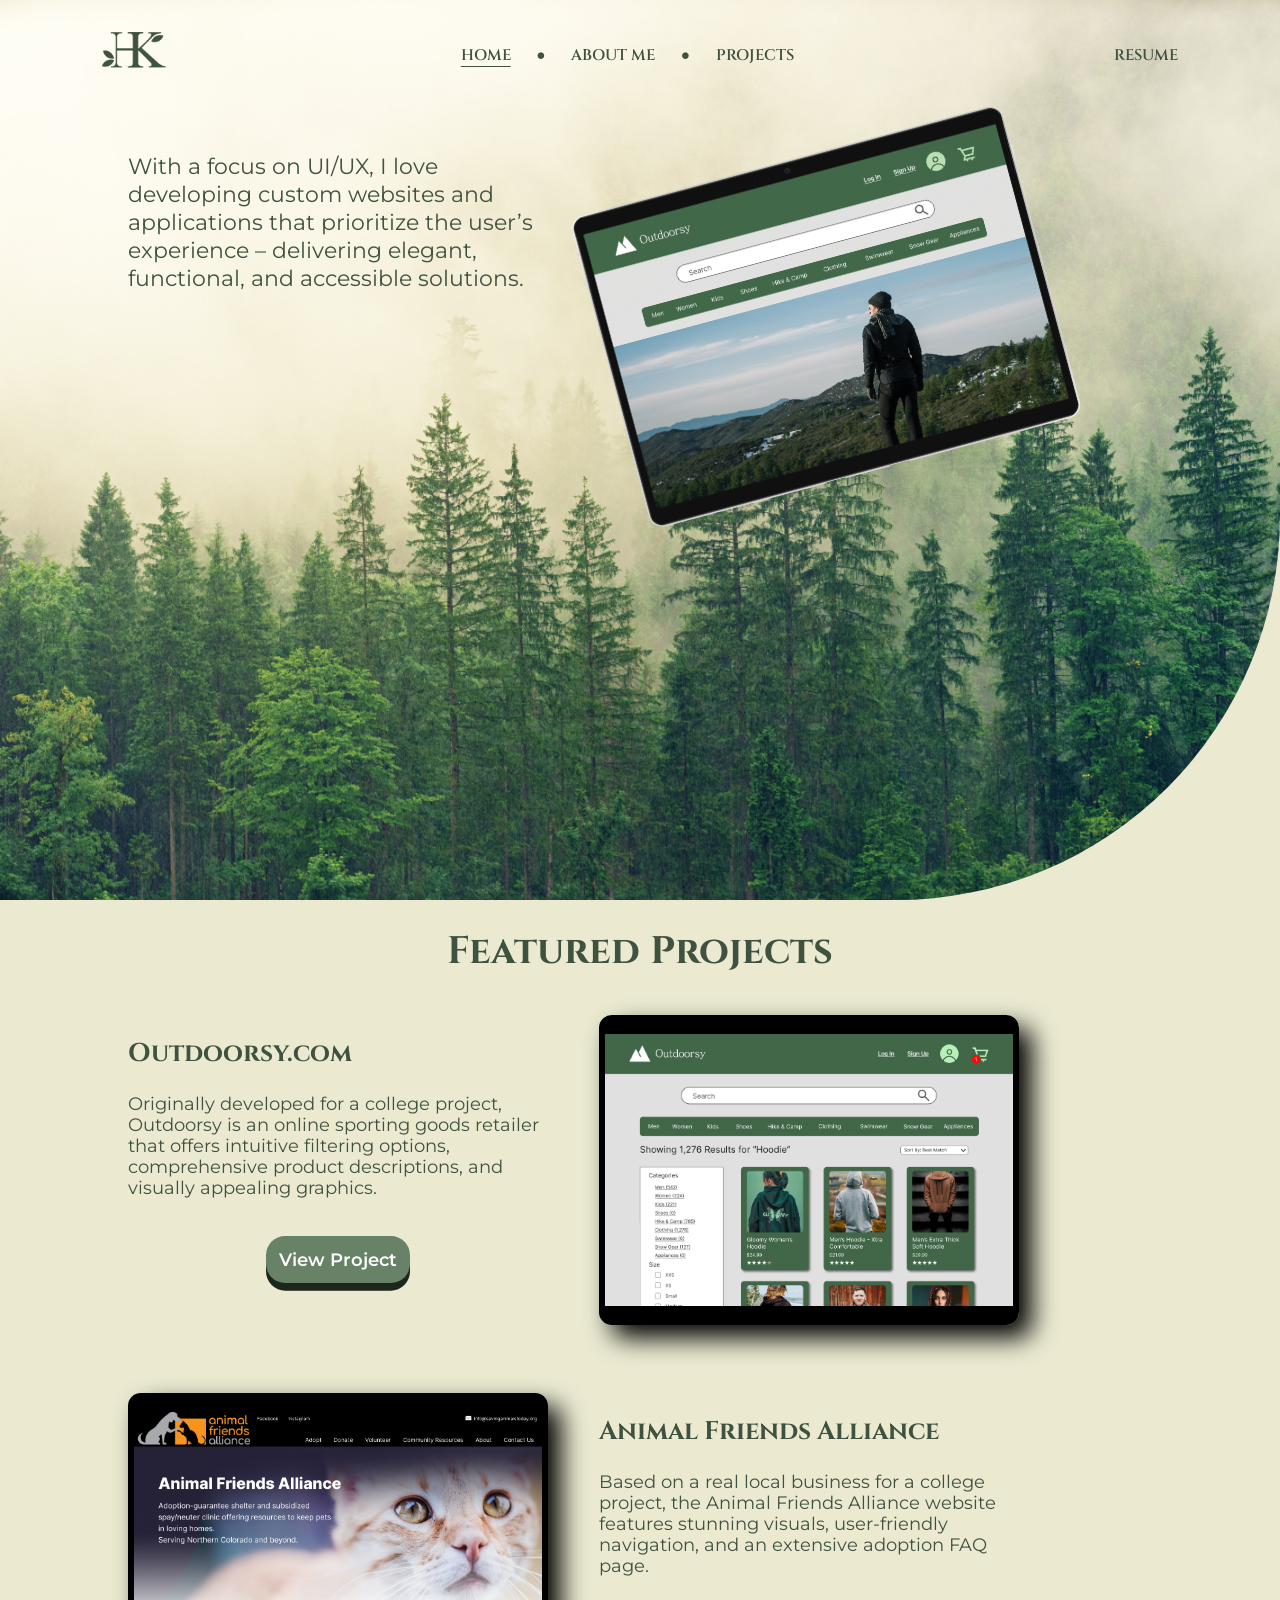
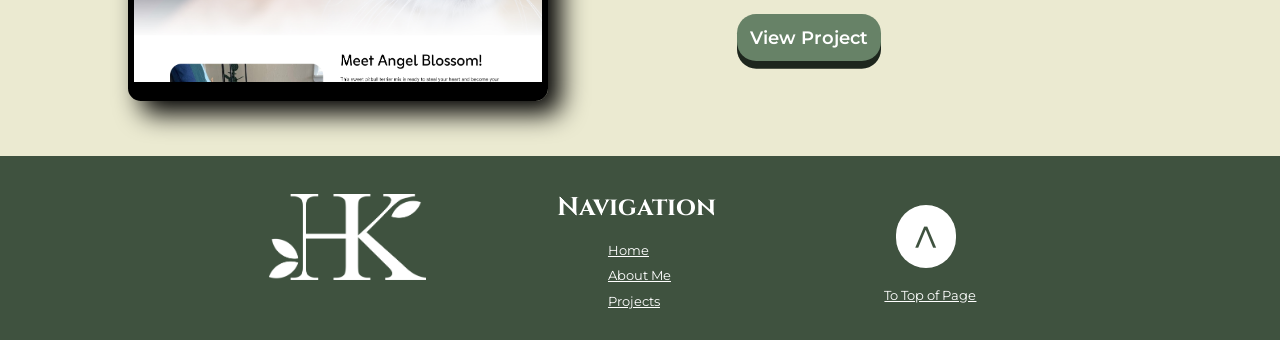
<file: index.html>
<!DOCTYPE html>
<html lang="en">
<head>
	<title>Heather Kranz | Home</title>
	<meta charset="UTF-8">
	<link rel="stylesheet" type="text/css" href="style.css">
	<link rel="preconnect" href="https://fonts.googleapis.com">
	<link rel="preconnect" href="https://fonts.gstatic.com" crossorigin>
	<link href="https://fonts.googleapis.com/css2?family=Cinzel:wght@400..900&display=swap" rel="stylesheet">
	<link href="https://fonts.googleapis.com/css2?family=Montserrat:ital,wght@0,100..900;1,100..900&display=swap" rel="stylesheet">
</head>
<body>
	<div id="homeimage">
		<header>
			<div class="logo">
				<a href="index.html"><img src="imgs/Portfolio_logo_green.png" alt="Heather Kranz logo"></a>
			</div>
			<nav>
				<ul>
					<li><a href="projects.html">Projects</a></li>
					<li>●</li>
					<li><a href="aboutme.html">About Me</a></li>
					<li>●</li>
					<li><a class="current" href="index.html">Home</a></li>
				</ul>
				<a id="resume" href="Resume_2026.pdf" target="_blank">Resume</a>
			</nav>
		</header>
		<div id="introtext">
			<div class="column">
				<p>With a focus on UI/UX, I love developing custom websites and applications that prioritize the user’s experience – 
			delivering elegant, functional, and accessible solutions.</p>
			</div>
			<div class="column">
				<img src="imgs/Screen_1.png" alt="image of a website on a tablet">
			</div>
		</div>
	</div>
	<div id="featured-projects">
		<h1>Featured Projects</h1>
		<div class="column-content">
			<div class = "column">
				<h2>Outdoorsy.com</h2>
				<p>Originally developed for a college project, Outdoorsy is an online sporting goods retailer that offers 
				intuitive filtering options, comprehensive product descriptions, and visually appealing graphics.</p>
				<div class="project-link"><a href="outdoorsy.html">View Project</a></div>
			</div>
			<div class="column">
				<img src="imgs/Outdoorsy-1.png" alt="image of a shopping screen for hoodies">
			</div>
		</div>
		<div class="space"></div>
		<div class="column-content">
			<div class="column">
				<img src="imgs/AFA-1.png" alt="home screen of a pet shelter website with an orange cat on the front">
			</div>
			<div class="column">
				<h2>Animal Friends Alliance</h2>
				<p>Based on a real local business for a college project, the Animal Friends Alliance website features stunning
				visuals, user-friendly navigation, and an extensive adoption FAQ page.</p>
				<div class="project-link"><a href="afa.html">View Project</a></div>
			</div>
		</div>
		<div class="space"></div>
	</div>
	<footer>
		<div class="column-content">
			<div class="bottom-columns">
				<div class="logo">
					<a href="index.html"><img src="imgs/Portfolio_logo_white.png" alt="Heather Kranz logo"></a>
				</div>
			</div>
			<div class="bottom-columns">
				<h2>Navigation</h2>
				<ul>
					<li><a href="index.html">Home</a></li>
					<li><a href="about-me.html">About Me</a></li>
					<li><a href="projects.html">Projects</a></li>
				</ul>
			</div>
			<div class="bottom-columns">
				<br><br><a href="index.html" id="carat">^</a><br><br>
				<a href="index.html" id="to-top">To Top of Page</a>
			</div>
		</div>
	</footer>
</body>
</html>
</file>
<file: style.css>
html {
	margin: 0;
	padding: 0;
	background-color: #EBEAD1;
}
body {
	margin: 0;
	padding: 0;
}
* {
	box-sizing: border-box;
}
.bottom-columns {
	width: 25%;
	background-color: #3F523F;
	float: left;
	margin-right: 8vw;
}
#to-top {
	color: white;
	font-family: "Montserrat", sans-serif, Serif, Helvetica;
	margin-left: 3.1vw;
	font-size: 1vw;
}
#to-top:hover {
	color: #D8F2D8;
}
#to-top:active {
	color: #B6CCB6;
}
#carat {
	color: #3F523F;
	background-color: white;
	width: 20%;
	text-align: center;
	margin-left: 4vw;
	font-family: "Montserrat", sans-serif, Serif, Helvetica;
	font-size: 4vw;
	padding-left: 1.2vw;
	padding-right: 1.2vw;
	border-radius: 4vw;
	text-decoration: none;
}
#carat:hover {
	background-color: #D8F2D8;
}
#carat:active {
	background-color: #B6CCB6;
}
.bottom-columns h2 {
	font-family: "Cinzel", Helvetica, Serif, sans-serif;
	color: white;
	font-size: 2vw;
	margin-bottom: 0;
	margin-left: 8vw;
	padding-left: 2vw;
}
footer .column-content:after {
	content: "";
	display: table;
	clear: both;
}
.bottom-columns .logo img{
	width: 50%;
	margin: 2vw;
	margin-left: 20vw;
}
.bottom-columns ul {
	list-style-type: none;
	font-family: "Montserrat", sans-serif, Serif, Helvetica;
	line-height: 2;
	margin-left: 10vw;
	font-size: 1vw;
	padding-left: 4vw;
}
.bottom-columns ul li a{
	color: white;
}
.bottom-columns ul li a:hover {
	color: #D8F2D8;
}
.bottom-columns ul li a:active {
	color: #B6CCB6;
}
footer .column-content {
	background-color: #3F523F;
}
footer {
	background-color: #3F523F;
	padding: 1vw;
}
.space {
	clear: both;
	margin-bottom: 2vw;
}
#introtext {
	margin-top: 3vw;
	margin-left: 8vw;
	color: #3F523F;
	font-family: "Montserrat", sans-serif, Serif, Helvetica;
	font-size: 1.75vw;
}
.column {
	float: left;
	width: 40%;
	padding: 2vw;
	padding-top: 0;
}
#introtext .column img {
	width: 35vw;
	transform: rotate(-15deg);
	padding-top: 2vw;
}
#homeimage {
	background-image: url("imgs/background_image_trees.jpg");
	background-size: cover;
	background-repeat: no-repeat;
	height: 100vh;
	top: 0;
	left: 0;
	border-radius: 0 0 30vw 0;
}
#featured-projects h1 {
	text-align: center;
	font-family: "Cinzel", Helvetica, Serif, sans-serif;
	font-size: 3vw;
	color: #3F523F;
}
#featured-projects .column h2{
	font-family: "Cinzel", Helvetica, Serif, sans-serif;
	font-size: 2vw;
	color: #3F523F;
}
#featured-projects .column p{
	font-family: "Montserrat", sans-serif, Serif, Helvetica;
	font-size: 1.4vw;
	color: #3F523F;
}
#featured-projects .column .project-link {
	text-align: center;
	margin-top: 3vw;
}
.project-link a {
	font-family: "Montserrat", sans-serif, Serif, Helvetica;
	font-size: 1.4vw;
	color: white;
	text-decoration: none;
	font-weight: 600;
	background-color: #678267;
	padding: 1vw;
	border-radius: 1.5vw;
	box-shadow: 0 0.6vw 0 #1D261D;
	transition: all 0.1s linear;
	display: inline-block;
}
.project-link a:hover {
	background-color: #526952;
}
.project-link a:active {
	background-color: #3F523F;
	box-shadow: 0 0.3vw 0 #1D261D;
    transform: translateY(0.5vw);
}
#featured-projects .column-content {
	margin-top: 3vw;
	margin-left: 8vw;
}
#featured-projects .column img {
	width: 100%;
	border: .5vw solid black;
	border-radius: 1vw;
	box-shadow: 1vw 1vw 2vw black;
	border-top-width: 1.5vw;
	border-bottom-width: 1.5vw;
}
header {
	margin-left: 6vw;
	margin-right: 6vw;
 nav {
	 display: flex;
	 justify-content: center;
	 font-family: "Cinzel", Helvetica, Serif, sans-serif;
	 font-weight: 600;
	 text-transform: uppercase;
	 font-size: 1.2vw;
 }
  nav ul {
	 margin: 0;
	 padding: 0;
	 list-style: none;
	 margin-top: 2.5vw;
	 margin-right: 2vw;
	 margin-bottom: 2vw;
 }
 nav ul li {
	 display: block;
	 position: relative;
	 float: right;
	 margin: 1vw;
	 margin-bottom: 0;
	 color: #3F523F;
 }
 nav li ul {
	 display: none;
 }
 nav ul li a {
	 display: block;
	 text-decoration: none;
	 white-space: nowrap;
	 color: #3F523F;
 }
 nav ul li a:hover {
	 color: #638063;
 }
 nav ul li a:active {
	 color: #3F523F;
 }
 nav .current {
	text-decoration: underline;
	text-underline-offset: 0.5vw;
 }
 .logo {
	position: absolute;
	display: inline-block;
	float: left;
	margin-left: 2vw;
	margin-top: 2.5vw;
}
.logo img{
	width: 5vw;
	height: auto;
}
#resume {
	position: absolute; 
	right: 0;
	color: #3F523F;
	text-decoration: none;
	margin-right: 8vw;
	margin-top: 3.5vw;
}
#resume:hover {
	color: #638063;
}
#resume:active {
	color: #3F523F; 
}
</file>
